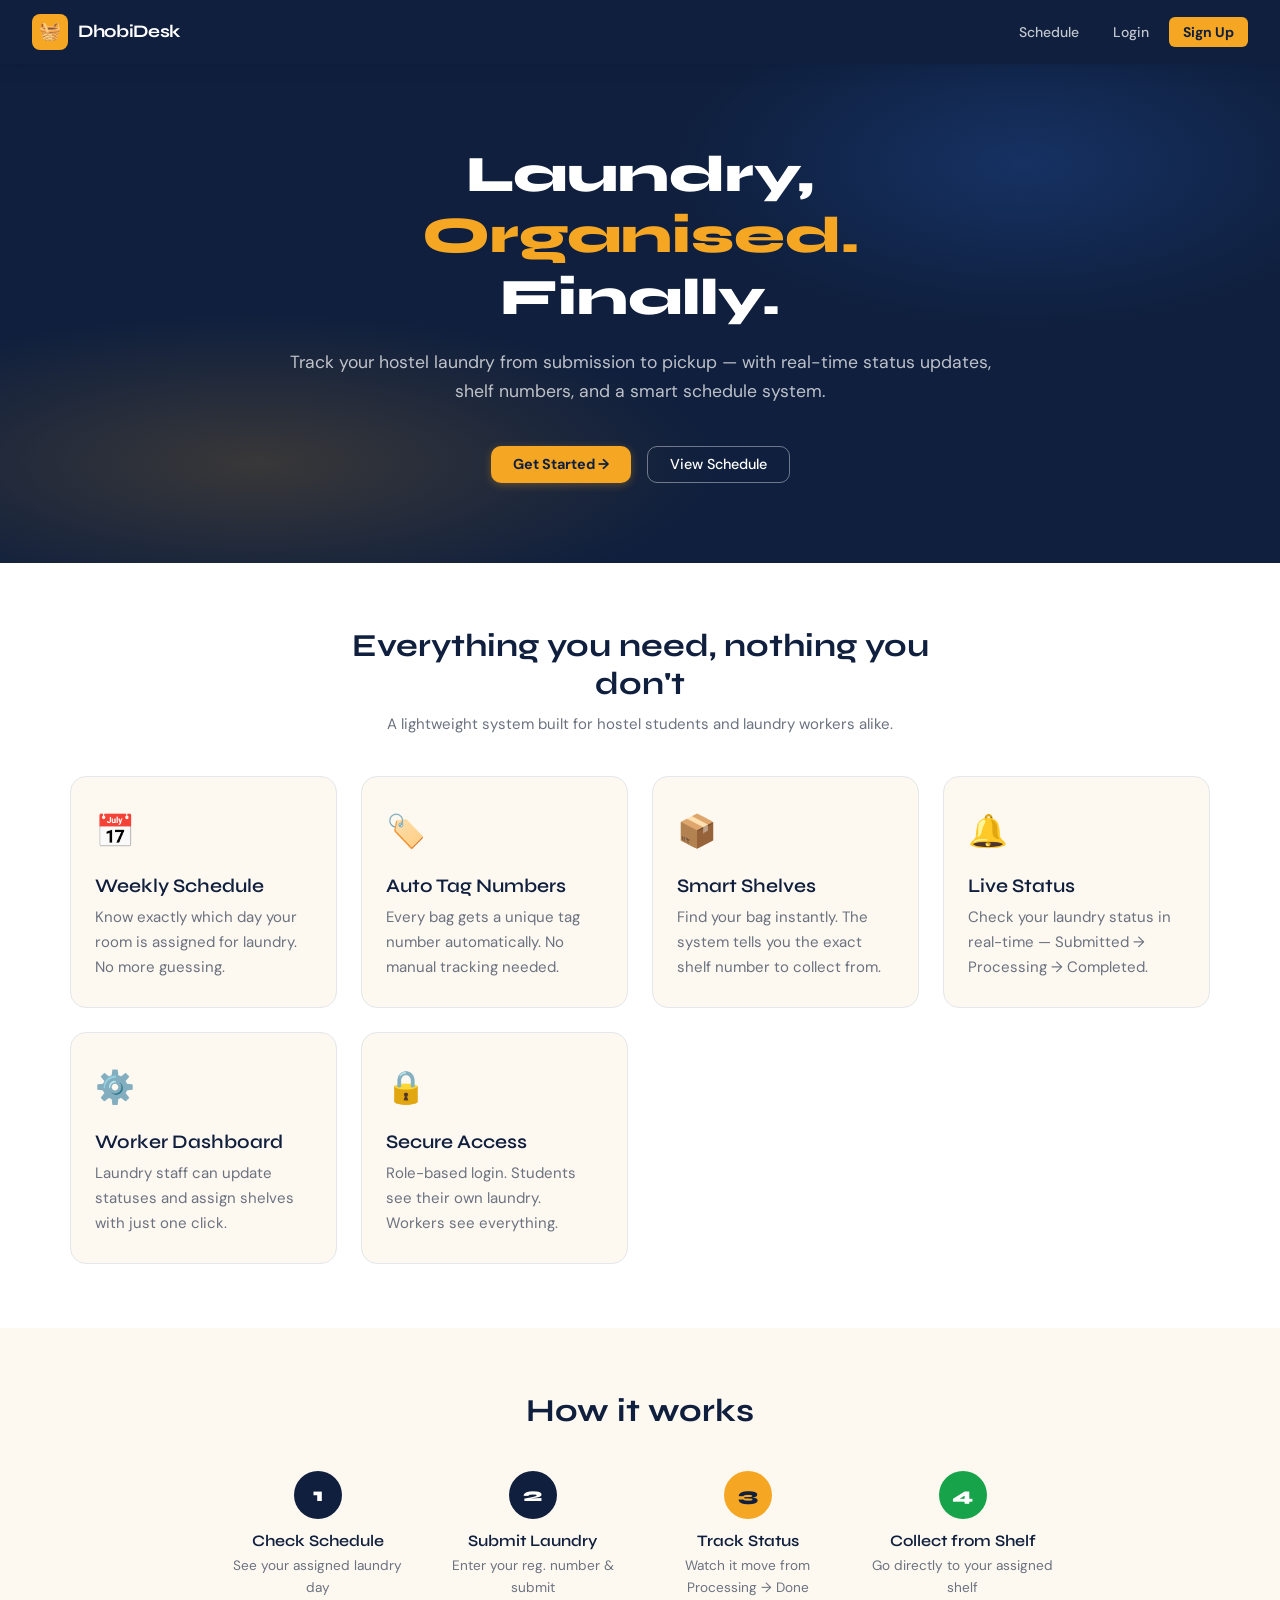
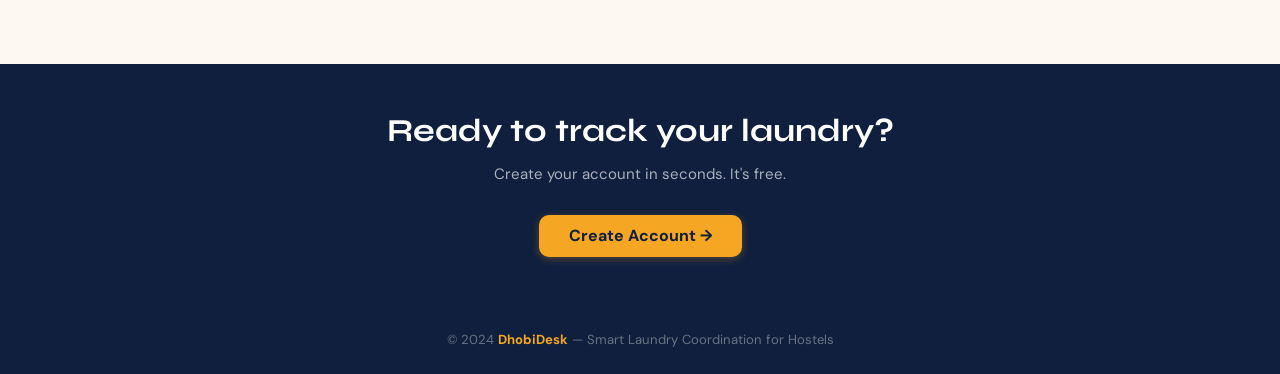
<file: index.html>
<!DOCTYPE html>
<html lang="en">
<head>
  <meta charset="UTF-8" />
  <meta name="viewport" content="width=device-width, initial-scale=1.0" />
  <title>DhobiDesk — Smart Laundry for Hostels</title>
  <link rel="stylesheet" href="style.css" />
</head>
<body>

<!-- ── Navbar ── -->
<nav class="navbar">
  <a class="navbar-brand" href="index.html">
    <div class="logo-icon">🧺</div>
    <span>DhobiDesk</span>
  </a>
  <ul class="navbar-links">
    <li><a href="schedule.html">Schedule</a></li>
    <li><a href="login.html">Login</a></li>
    <li><a href="signup.html" class="btn-nav">Sign Up</a></li>
  </ul>
</nav>

<!-- ── Hero ── -->
<section class="hero">
  <div class="hero-content fade-in-up">
    <h1>Laundry, <span>Organised.</span><br>Finally.</h1>
    <p>Track your hostel laundry from submission to pickup — with real-time status updates, shelf numbers, and a smart schedule system.</p>
    <div class="hero-cta">
      <a href="signup.html" class="btn btn-primary">Get Started →</a>
      <a href="schedule.html" class="btn btn-secondary">View Schedule</a>
    </div>
  </div>
</section>

<!-- ── Features ── -->
<section class="features">
  <div style="text-align:center; max-width:600px; margin:0 auto;">
    <h2>Everything you need, nothing you don't</h2>
    <p style="margin-top:0.5rem;">A lightweight system built for hostel students and laundry workers alike.</p>
  </div>

  <div class="features-grid">
    <div class="feature-card">
      <span class="feature-icon">📅</span>
      <h3>Weekly Schedule</h3>
      <p>Know exactly which day your room is assigned for laundry. No more guessing.</p>
    </div>
    <div class="feature-card">
      <span class="feature-icon">🏷️</span>
      <h3>Auto Tag Numbers</h3>
      <p>Every bag gets a unique tag number automatically. No manual tracking needed.</p>
    </div>
    <div class="feature-card">
      <span class="feature-icon">📦</span>
      <h3>Smart Shelves</h3>
      <p>Find your bag instantly. The system tells you the exact shelf number to collect from.</p>
    </div>
    <div class="feature-card">
      <span class="feature-icon">🔔</span>
      <h3>Live Status</h3>
      <p>Check your laundry status in real-time — Submitted → Processing → Completed.</p>
    </div>
    <div class="feature-card">
      <span class="feature-icon">⚙️</span>
      <h3>Worker Dashboard</h3>
      <p>Laundry staff can update statuses and assign shelves with just one click.</p>
    </div>
    <div class="feature-card">
      <span class="feature-icon">🔒</span>
      <h3>Secure Access</h3>
      <p>Role-based login. Students see their own laundry. Workers see everything.</p>
    </div>
  </div>
</section>

<!-- ── How It Works ── -->
<section style="padding: 4rem 2rem; background: var(--cream); max-width: 900px; margin: 0 auto;">
  <h2 style="text-align:center; margin-bottom:2.5rem;">How it works</h2>
  <div style="display:grid; grid-template-columns: repeat(auto-fit, minmax(180px,1fr)); gap:1.5rem; text-align:center;">
    <div>
      <div style="width:48px;height:48px;background:var(--navy);color:white;border-radius:50%;display:inline-flex;align-items:center;justify-content:center;font-family:var(--font-head);font-weight:800;font-size:1.2rem;margin-bottom:0.75rem;">1</div>
      <h4>Check Schedule</h4>
      <p style="font-size:0.85rem;margin-top:0.3rem;">See your assigned laundry day</p>
    </div>
    <div>
      <div style="width:48px;height:48px;background:var(--navy);color:white;border-radius:50%;display:inline-flex;align-items:center;justify-content:center;font-family:var(--font-head);font-weight:800;font-size:1.2rem;margin-bottom:0.75rem;">2</div>
      <h4>Submit Laundry</h4>
      <p style="font-size:0.85rem;margin-top:0.3rem;">Enter your reg. number & submit</p>
    </div>
    <div>
      <div style="width:48px;height:48px;background:var(--amber);color:var(--navy);border-radius:50%;display:inline-flex;align-items:center;justify-content:center;font-family:var(--font-head);font-weight:800;font-size:1.2rem;margin-bottom:0.75rem;">3</div>
      <h4>Track Status</h4>
      <p style="font-size:0.85rem;margin-top:0.3rem;">Watch it move from Processing → Done</p>
    </div>
    <div>
      <div style="width:48px;height:48px;background:var(--green);color:white;border-radius:50%;display:inline-flex;align-items:center;justify-content:center;font-family:var(--font-head);font-weight:800;font-size:1.2rem;margin-bottom:0.75rem;">4</div>
      <h4>Collect from Shelf</h4>
      <p style="font-size:0.85rem;margin-top:0.3rem;">Go directly to your assigned shelf</p>
    </div>
  </div>
</section>

<!-- ── CTA ── -->
<section style="background:var(--navy);padding:3rem 2rem;text-align:center;">
  <h2 style="color:white;margin-bottom:0.75rem;">Ready to track your laundry?</h2>
  <p style="color:rgba(255,255,255,0.65);margin-bottom:1.75rem;">Create your account in seconds. It's free.</p>
  <a href="signup.html" class="btn btn-primary" style="font-size:1rem;padding:13px 30px;">Create Account →</a>
</section>

<!-- ── Footer ── -->
<footer class="footer">
  <p>© 2024 <strong>DhobiDesk</strong> — Smart Laundry Coordination for Hostels</p>
</footer>

</body>
</html>
</file>
<file: style.css>
/* ============================================================
   style.css — Smart Laundry Coordination System
   Aesthetic: Warm Industrial Utility — crisp whites, deep navy,
   warm amber accents, structured grid, confident typography
   ============================================================ */

@import url('https://fonts.googleapis.com/css2?family=Syne:wght@400;600;700;800&family=DM+Sans:ital,wght@0,300;0,400;0,500;1,300&display=swap');

/* ── CSS Variables ── */
:root {
  --navy:     #0f1f3d;
  --navy-mid: #1a3460;
  --blue:     #2253a8;
  --amber:    #f5a623;
  --amber-lt: #ffd280;
  --cream:    #fdf8f0;
  --white:    #ffffff;
  --gray-100: #f4f5f7;
  --gray-200: #e4e7ec;
  --gray-400: #9aa3b2;
  --gray-600: #6b7280;
  --gray-800: #2d3748;
  --green:    #16a34a;
  --green-lt: #dcfce7;
  --orange:   #ea580c;
  --orange-lt:#ffedd5;
  --red:      #dc2626;
  --red-lt:   #fee2e2;

  --font-head: 'Syne', sans-serif;
  --font-body: 'DM Sans', sans-serif;

  --shadow-sm: 0 1px 3px rgba(15,31,61,0.08), 0 1px 2px rgba(15,31,61,0.06);
  --shadow-md: 0 4px 16px rgba(15,31,61,0.10), 0 2px 6px rgba(15,31,61,0.07);
  --shadow-lg: 0 12px 40px rgba(15,31,61,0.14), 0 4px 12px rgba(15,31,61,0.08);

  --radius:    10px;
  --radius-lg: 16px;
  --transition: 0.22s cubic-bezier(0.4, 0, 0.2, 1);
}

/* ── Reset & Base ── */
*, *::before, *::after { box-sizing: border-box; margin: 0; padding: 0; }

html { scroll-behavior: smooth; }

body {
  font-family: var(--font-body);
  background: var(--cream);
  color: var(--gray-800);
  line-height: 1.65;
  font-size: 15px;
  min-height: 100vh;
}

/* ── Typography ── */
h1, h2, h3, h4 {
  font-family: var(--font-head);
  color: var(--navy);
  line-height: 1.2;
}

h1 { font-size: clamp(2rem, 5vw, 3.2rem); font-weight: 800; }
h2 { font-size: clamp(1.4rem, 3vw, 2rem); font-weight: 700; }
h3 { font-size: 1.2rem; font-weight: 600; }
h4 { font-size: 1rem; font-weight: 600; }

p { color: var(--gray-600); }

a { color: var(--blue); text-decoration: none; transition: color var(--transition); }
a:hover { color: var(--amber); }

/* ── Navbar ── */
.navbar {
  background: var(--navy);
  padding: 0 2rem;
  display: flex;
  align-items: center;
  justify-content: space-between;
  height: 64px;
  position: sticky;
  top: 0;
  z-index: 100;
  box-shadow: var(--shadow-md);
}

.navbar-brand {
  display: flex;
  align-items: center;
  gap: 10px;
  text-decoration: none;
}

.navbar-brand .logo-icon {
  width: 36px;
  height: 36px;
  background: var(--amber);
  border-radius: 8px;
  display: flex;
  align-items: center;
  justify-content: center;
  font-size: 18px;
}

.navbar-brand span {
  font-family: var(--font-head);
  font-size: 1.1rem;
  font-weight: 700;
  color: var(--white);
  letter-spacing: -0.02em;
}

.navbar-links {
  display: flex;
  align-items: center;
  gap: 6px;
  list-style: none;
}

.navbar-links a {
  color: rgba(255,255,255,0.75);
  font-size: 0.875rem;
  font-weight: 500;
  padding: 6px 14px;
  border-radius: 6px;
  transition: all var(--transition);
}

.navbar-links a:hover {
  color: var(--white);
  background: rgba(255,255,255,0.08);
}

.navbar-links a.btn-nav {
  background: var(--amber);
  color: var(--navy);
  font-weight: 700;
}

.navbar-links a.btn-nav:hover {
  background: var(--amber-lt);
}

/* ── Main Layout ── */
.main-wrapper {
  max-width: 1140px;
  margin: 0 auto;
  padding: 2.5rem 1.5rem 4rem;
}

/* ── Hero (Index) ── */
.hero {
  background: var(--navy);
  color: var(--white);
  padding: 5rem 2rem;
  text-align: center;
  position: relative;
  overflow: hidden;
}

.hero::before {
  content: '';
  position: absolute;
  inset: 0;
  background:
    radial-gradient(ellipse 60% 50% at 20% 80%, rgba(245,166,35,0.18) 0%, transparent 60%),
    radial-gradient(ellipse 50% 60% at 80% 20%, rgba(34,83,168,0.35) 0%, transparent 55%);
  pointer-events: none;
}

.hero-content { position: relative; z-index: 1; max-width: 740px; margin: 0 auto; }

.hero h1 { color: var(--white); margin-bottom: 1.25rem; }

.hero h1 span { color: var(--amber); }

.hero p {
  color: rgba(255,255,255,0.72);
  font-size: 1.1rem;
  margin-bottom: 2.5rem;
}

.hero-cta {
  display: flex;
  gap: 1rem;
  justify-content: center;
  flex-wrap: wrap;
}

/* ── Feature Cards (Index) ── */
.features {
  padding: 4rem 2rem;
  background: var(--white);
}

.features-grid {
  display: grid;
  grid-template-columns: repeat(auto-fit, minmax(220px, 1fr));
  gap: 1.5rem;
  max-width: 1140px;
  margin: 2.5rem auto 0;
}

.feature-card {
  background: var(--cream);
  border: 1px solid var(--gray-200);
  border-radius: var(--radius-lg);
  padding: 1.75rem 1.5rem;
  transition: transform var(--transition), box-shadow var(--transition);
}

.feature-card:hover {
  transform: translateY(-4px);
  box-shadow: var(--shadow-md);
}

.feature-card .feature-icon {
  font-size: 2rem;
  margin-bottom: 1rem;
  display: block;
}

.feature-card h3 { margin-bottom: 0.5rem; }

/* ── Buttons ── */
.btn {
  display: inline-flex;
  align-items: center;
  gap: 6px;
  padding: 10px 22px;
  border-radius: var(--radius);
  font-family: var(--font-body);
  font-size: 0.9rem;
  font-weight: 500;
  cursor: pointer;
  border: none;
  transition: all var(--transition);
  text-decoration: none;
  line-height: 1;
}

.btn-primary {
  background: var(--amber);
  color: var(--navy);
  font-weight: 700;
  box-shadow: 0 2px 8px rgba(245,166,35,0.3);
}
.btn-primary:hover { background: #e8980e; color: var(--navy); transform: translateY(-1px); box-shadow: 0 4px 16px rgba(245,166,35,0.4); }

.btn-secondary {
  background: transparent;
  color: var(--white);
  border: 1.5px solid rgba(255,255,255,0.4);
}
.btn-secondary:hover { background: rgba(255,255,255,0.1); color: var(--white); border-color: rgba(255,255,255,0.7); }

.btn-navy {
  background: var(--navy);
  color: var(--white);
  font-weight: 600;
}
.btn-navy:hover { background: var(--navy-mid); color: var(--white); }

.btn-outline {
  background: transparent;
  color: var(--navy);
  border: 1.5px solid var(--gray-200);
}
.btn-outline:hover { border-color: var(--navy); background: var(--navy); color: var(--white); }

.btn-green { background: var(--green); color: white; font-weight: 600; }
.btn-green:hover { background: #15803d; color: white; }

.btn-orange { background: var(--orange); color: white; font-weight: 600; }
.btn-orange:hover { background: #c2410c; color: white; }

.btn-sm { padding: 6px 14px; font-size: 0.82rem; }

.btn:disabled, .btn[disabled] {
  opacity: 0.5;
  cursor: not-allowed;
  transform: none !important;
}

/* ── Cards ── */
.card {
  background: var(--white);
  border-radius: var(--radius-lg);
  border: 1px solid var(--gray-200);
  box-shadow: var(--shadow-sm);
  overflow: hidden;
}

.card-header {
  padding: 1.25rem 1.5rem;
  border-bottom: 1px solid var(--gray-200);
  display: flex;
  align-items: center;
  justify-content: space-between;
  gap: 1rem;
}

.card-body { padding: 1.5rem; }

/* ── Forms ── */
.form-container {
  max-width: 480px;
  margin: 3rem auto;
}

.form-card {
  background: var(--white);
  border-radius: var(--radius-lg);
  padding: 2.5rem;
  box-shadow: var(--shadow-lg);
  border: 1px solid var(--gray-200);
}

.form-logo {
  text-align: center;
  margin-bottom: 2rem;
}

.form-logo .logo-circle {
  width: 60px;
  height: 60px;
  background: var(--navy);
  border-radius: 16px;
  display: inline-flex;
  align-items: center;
  justify-content: center;
  font-size: 26px;
  margin-bottom: 1rem;
}

.form-card h2 { text-align: center; margin-bottom: 0.4rem; }
.form-card .form-subtitle { text-align: center; font-size: 0.88rem; margin-bottom: 2rem; }

.form-group {
  margin-bottom: 1.25rem;
}

.form-group label {
  display: block;
  font-size: 0.83rem;
  font-weight: 600;
  color: var(--gray-800);
  margin-bottom: 0.45rem;
  letter-spacing: 0.04em;
  text-transform: uppercase;
}

.form-group input,
.form-group select {
  width: 100%;
  padding: 11px 14px;
  border: 1.5px solid var(--gray-200);
  border-radius: var(--radius);
  font-family: var(--font-body);
  font-size: 0.95rem;
  color: var(--gray-800);
  background: var(--gray-100);
  transition: border-color var(--transition), box-shadow var(--transition);
  outline: none;
}

.form-group input:focus,
.form-group select:focus {
  border-color: var(--blue);
  background: var(--white);
  box-shadow: 0 0 0 3px rgba(34,83,168,0.1);
}

.form-group input::placeholder { color: var(--gray-400); }

.form-submit { width: 100%; padding: 13px; font-size: 1rem; margin-top: 0.5rem; justify-content: center; }

.form-footer { text-align: center; margin-top: 1.25rem; font-size: 0.875rem; }

/* Role Selector */
.role-selector {
  display: grid;
  grid-template-columns: 1fr 1fr;
  gap: 0.75rem;
}

.role-option {
  position: relative;
}

.role-option input { display: none; }

.role-option label {
  display: flex;
  flex-direction: column;
  align-items: center;
  gap: 6px;
  padding: 14px 10px;
  border: 2px solid var(--gray-200);
  border-radius: var(--radius);
  cursor: pointer;
  transition: all var(--transition);
  text-align: center;
  font-size: 0.85rem;
  color: var(--gray-600);
  font-weight: 500;
  letter-spacing: normal;
  text-transform: none;
}

.role-option label .role-icon { font-size: 1.8rem; }
.role-option label .role-name { font-weight: 700; font-family: var(--font-head); color: var(--navy); }

.role-option input:checked + label {
  border-color: var(--amber);
  background: rgba(245,166,35,0.07);
  box-shadow: 0 0 0 3px rgba(245,166,35,0.15);
}

/* ── Dashboard Layout ── */
.dashboard-grid {
  display: grid;
  grid-template-columns: 280px 1fr;
  gap: 1.5rem;
  align-items: start;
}

@media (max-width: 768px) {
  .dashboard-grid { grid-template-columns: 1fr; }
}

/* ── Page Header ── */
.page-header {
  background: var(--navy);
  color: var(--white);
  padding: 2.5rem 2rem;
  position: relative;
  overflow: hidden;
}

.page-header::after {
  content: '';
  position: absolute;
  right: -60px;
  top: -60px;
  width: 220px;
  height: 220px;
  background: rgba(245,166,35,0.12);
  border-radius: 50%;
}

.page-header h1 { color: var(--white); font-size: clamp(1.5rem, 3vw, 2rem); }
.page-header p { color: rgba(255,255,255,0.65); margin-top: 0.3rem; font-size: 0.95rem; }

.page-header .header-badge {
  display: inline-flex;
  align-items: center;
  gap: 6px;
  background: rgba(245,166,35,0.2);
  color: var(--amber);
  padding: 4px 12px;
  border-radius: 100px;
  font-size: 0.78rem;
  font-weight: 600;
  letter-spacing: 0.06em;
  text-transform: uppercase;
  margin-bottom: 0.75rem;
}

/* ── Status Badges ── */
.badge {
  display: inline-flex;
  align-items: center;
  gap: 5px;
  padding: 3px 10px;
  border-radius: 100px;
  font-size: 0.78rem;
  font-weight: 600;
  letter-spacing: 0.03em;
  white-space: nowrap;
}

.badge-submitted { background: var(--gray-100); color: var(--gray-600); }
.badge-processing { background: var(--orange-lt); color: var(--orange); }
.badge-completed { background: var(--green-lt); color: var(--green); }

/* ── Laundry Entry Cards ── */
.laundry-entries { display: flex; flex-direction: column; gap: 1rem; }

.entry-card {
  background: var(--white);
  border: 1px solid var(--gray-200);
  border-radius: var(--radius-lg);
  padding: 1.25rem 1.5rem;
  box-shadow: var(--shadow-sm);
  transition: box-shadow var(--transition);
}

.entry-card:hover { box-shadow: var(--shadow-md); }

.entry-card-header {
  display: flex;
  align-items: center;
  justify-content: space-between;
  margin-bottom: 0.75rem;
  flex-wrap: wrap;
  gap: 0.5rem;
}

.entry-tag {
  font-family: var(--font-head);
  font-size: 1.4rem;
  font-weight: 800;
  color: var(--navy);
}

.entry-tag span { color: var(--amber); }

.entry-meta {
  display: flex;
  gap: 1.5rem;
  flex-wrap: wrap;
  font-size: 0.85rem;
  color: var(--gray-600);
  margin-bottom: 1rem;
}

.entry-meta strong { color: var(--gray-800); }

.entry-completed-msg {
  background: var(--green-lt);
  border: 1px solid #86efac;
  border-radius: var(--radius);
  padding: 10px 14px;
  display: flex;
  align-items: center;
  gap: 8px;
  font-size: 0.88rem;
  font-weight: 600;
  color: var(--green);
  margin-top: 0.75rem;
}

/* Worker entry card additions */
.worker-actions {
  display: flex;
  align-items: center;
  gap: 0.75rem;
  flex-wrap: wrap;
  margin-top: 1rem;
  padding-top: 1rem;
  border-top: 1px solid var(--gray-200);
}

.shelf-input-group {
  display: flex;
  align-items: center;
  gap: 0.5rem;
}

.shelf-input-group input {
  width: 70px;
  padding: 7px 10px;
  border: 1.5px solid var(--gray-200);
  border-radius: var(--radius);
  font-family: var(--font-body);
  font-size: 0.88rem;
  text-align: center;
  outline: none;
  transition: border-color var(--transition);
}

.shelf-input-group input:focus { border-color: var(--blue); }

/* ── Schedule Page ── */
.schedule-grid {
  display: grid;
  grid-template-columns: repeat(auto-fit, minmax(200px, 1fr));
  gap: 1.25rem;
  margin-top: 2rem;
}

.schedule-day {
  background: var(--white);
  border: 1px solid var(--gray-200);
  border-radius: var(--radius-lg);
  overflow: hidden;
  box-shadow: var(--shadow-sm);
  transition: transform var(--transition), box-shadow var(--transition);
}

.schedule-day:hover { transform: translateY(-3px); box-shadow: var(--shadow-md); }

.schedule-day.today {
  border-color: var(--amber);
  box-shadow: 0 0 0 2px rgba(245,166,35,0.25), var(--shadow-md);
}

.schedule-day-header {
  background: var(--navy);
  padding: 12px 16px;
  display: flex;
  align-items: center;
  justify-content: space-between;
}

.schedule-day.today .schedule-day-header { background: var(--amber); }

.schedule-day-header h3 { color: var(--white); font-size: 0.95rem; }
.schedule-day.today .schedule-day-header h3 { color: var(--navy); }

.today-pill {
  background: rgba(255,255,255,0.25);
  color: var(--navy);
  padding: 2px 8px;
  border-radius: 100px;
  font-size: 0.7rem;
  font-weight: 700;
  letter-spacing: 0.06em;
  text-transform: uppercase;
}

.schedule-day-body { padding: 1rem 1.25rem; }
.schedule-day-body .room-range { font-family: var(--font-head); font-size: 1.1rem; font-weight: 700; color: var(--navy); }
.schedule-day-body .room-label { font-size: 0.8rem; color: var(--gray-400); margin-top: 2px; }

/* ── Info Box ── */
.info-box {
  background: rgba(34,83,168,0.06);
  border: 1px solid rgba(34,83,168,0.2);
  border-radius: var(--radius);
  padding: 12px 16px;
  font-size: 0.875rem;
  color: var(--blue);
  display: flex;
  gap: 8px;
  align-items: flex-start;
}

/* ── Alert / Toast ── */
.alert {
  padding: 12px 16px;
  border-radius: var(--radius);
  font-size: 0.875rem;
  font-weight: 500;
  margin-bottom: 1rem;
  display: flex;
  align-items: center;
  gap: 8px;
}

.alert-success { background: var(--green-lt); color: var(--green); border: 1px solid #86efac; }
.alert-error   { background: var(--red-lt); color: var(--red); border: 1px solid #fca5a5; }
.alert-warning { background: var(--orange-lt); color: var(--orange); border: 1px solid #fdba74; }
.alert-info    { background: rgba(34,83,168,0.07); color: var(--blue); border: 1px solid rgba(34,83,168,0.2); }

/* ── Sidebar ── */
.sidebar {
  display: flex;
  flex-direction: column;
  gap: 1rem;
}

.sidebar-user-card {
  background: var(--navy);
  color: var(--white);
  border-radius: var(--radius-lg);
  padding: 1.5rem;
}

.sidebar-user-card .user-avatar {
  width: 50px;
  height: 50px;
  background: var(--amber);
  border-radius: 50%;
  display: flex;
  align-items: center;
  justify-content: center;
  font-size: 22px;
  margin-bottom: 0.75rem;
}

.sidebar-user-card h4 { color: var(--white); font-size: 0.95rem; }
.sidebar-user-card p { color: rgba(255,255,255,0.6); font-size: 0.8rem; }

.sidebar-card {
  background: var(--white);
  border: 1px solid var(--gray-200);
  border-radius: var(--radius-lg);
  padding: 1.25rem;
  box-shadow: var(--shadow-sm);
}

.sidebar-card h4 { margin-bottom: 0.75rem; font-size: 0.9rem; }

/* ── Stats Row ── */
.stats-row {
  display: grid;
  grid-template-columns: repeat(auto-fit, minmax(140px, 1fr));
  gap: 1rem;
  margin-bottom: 1.5rem;
}

.stat-card {
  background: var(--white);
  border: 1px solid var(--gray-200);
  border-radius: var(--radius-lg);
  padding: 1.25rem;
  box-shadow: var(--shadow-sm);
  text-align: center;
}

.stat-card .stat-num {
  font-family: var(--font-head);
  font-size: 2rem;
  font-weight: 800;
  color: var(--navy);
  line-height: 1;
}

.stat-card .stat-label { font-size: 0.78rem; color: var(--gray-400); margin-top: 4px; font-weight: 500; text-transform: uppercase; letter-spacing: 0.05em; }

/* ── Empty State ── */
.empty-state {
  text-align: center;
  padding: 3rem 1.5rem;
}

.empty-state .empty-icon { font-size: 3.5rem; margin-bottom: 1rem; }
.empty-state h3 { margin-bottom: 0.5rem; }

/* ── Loader ── */
.loader {
  display: flex;
  justify-content: center;
  align-items: center;
  padding: 2rem;
  gap: 8px;
}

.loader-dot {
  width: 8px; height: 8px;
  background: var(--amber);
  border-radius: 50%;
  animation: bounce 0.6s alternate infinite;
}
.loader-dot:nth-child(2) { animation-delay: 0.15s; }
.loader-dot:nth-child(3) { animation-delay: 0.3s; }

@keyframes bounce {
  to { transform: translateY(-10px); opacity: 0.5; }
}

/* ── Footer ── */
.footer {
  background: var(--navy);
  color: rgba(255,255,255,0.5);
  text-align: center;
  padding: 1.5rem;
  font-size: 0.82rem;
  margin-top: auto;
}

.footer strong { color: var(--amber); }

/* ── Search / Filter ── */
.filter-bar {
  display: flex;
  gap: 0.75rem;
  flex-wrap: wrap;
  align-items: center;
  margin-bottom: 1.25rem;
}

.filter-bar input,
.filter-bar select {
  padding: 8px 12px;
  border: 1.5px solid var(--gray-200);
  border-radius: var(--radius);
  font-family: var(--font-body);
  font-size: 0.875rem;
  outline: none;
  background: var(--white);
  transition: border-color var(--transition);
}

.filter-bar input:focus,
.filter-bar select:focus {
  border-color: var(--blue);
}

/* ── Shelf Legend ── */
.shelf-legend {
  display: grid;
  grid-template-columns: repeat(auto-fill, minmax(140px, 1fr));
  gap: 0.5rem;
  margin-top: 0.75rem;
}

.shelf-item {
  background: var(--gray-100);
  border-radius: var(--radius);
  padding: 8px 12px;
  font-size: 0.82rem;
}

.shelf-item strong { color: var(--navy); font-family: var(--font-head); }

/* ── Responsive ── */
@media (max-width: 640px) {
  .navbar { padding: 0 1rem; }
  .navbar-brand span { display: none; }
  .form-card { padding: 1.75rem 1.25rem; }
  .main-wrapper { padding: 1.5rem 1rem 3rem; }
  .page-header { padding: 1.75rem 1.25rem; }
  .stats-row { grid-template-columns: repeat(2, 1fr); }
  .worker-actions { flex-direction: column; align-items: flex-start; }
}

/* ── Animations ── */
@keyframes fadeInUp {
  from { opacity: 0; transform: translateY(16px); }
  to   { opacity: 1; transform: translateY(0); }
}

.fade-in-up {
  animation: fadeInUp 0.45s cubic-bezier(0.22, 1, 0.36, 1) both;
}

.entry-card { animation: fadeInUp 0.3s cubic-bezier(0.22, 1, 0.36, 1) both; }
</file>
